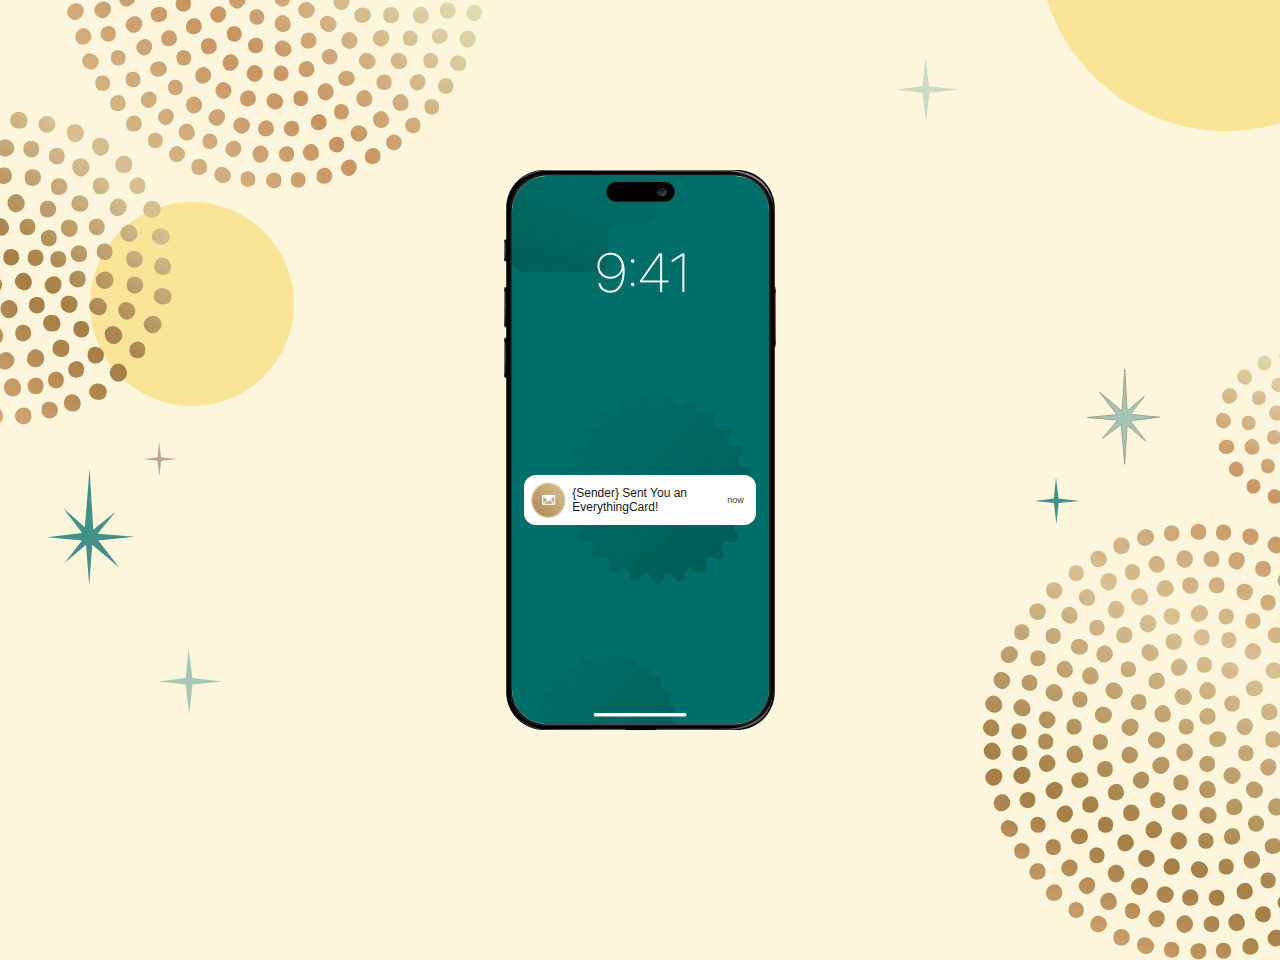
<file: index.html>
<!DOCTYPE html>
<html lang="en">
  <head>
    <meta charset="UTF-8" />
    <meta name="viewport" content="width=device-width, initial-scale=1.0" />
    <title>Everythingcard Animation</title>
    <link rel="stylesheet" href="index.css" />
    <link rel="preconnect" href="https://fonts.googleapis.com" />
    <link rel="preconnect" href="https://fonts.gstatic.com" crossorigin />
    <link
      href="https://fonts.googleapis.com/css2?family=Libre+Baskerville:ital,wght@0,400;0,700;1,400&display=swap"
      rel="stylesheet"
    />
  </head>

  <body>
    <!-- Background elements start  -->
    <!-- top elements -->
    <img
      class="top-circle-elements"
      src="/assets/bgElements/top-circle-elements.png"
      alt="top circle elements"
    />
    <!-- bottom elements -->
    <img
      class="bottom-circle-elements"
      src="/assets/bgElements/bottom-circle-elements.png"
      alt="bottom circle elements"
    />
    <!-- left solid circle -->
    <div class="left-solid-circle"></div>
    <!-- right solid circle -->
    <div class="right-solid-circle"></div>

    <!-- left side big star  -->
    <div class="left-big-start">
      <svg
        width="89"
        height="118"
        viewBox="0 0 89 118"
        fill="none"
        xmlns="http://www.w3.org/2000/svg"
        class="left-big-start-star-scale"
      >
        <path
          opacity=".75"
          d="M38.876 59.37 43.558.844l3.679 60.867 22.407-18.06-18.06 22.073 37.122 3.01-36.453 3.679 20.735 26.754L46.233 76.76l-3.01 40.467-3.195-40.505-21.411 18.377 17.365-22.592L.914 69.303l35.237-4.383-18.883-24.615z"
          fill="#006F69"
        />
      </svg>
    </div>

    <!-- left side small star  -->
    <div class="left-small-start">
      <svg
        width="65"
        height="67"
        viewBox="0 0 65 67"
        fill="none"
        xmlns="http://www.w3.org/2000/svg"
        class="left-small-start-scale"
      >
        <path
          opacity=".35"
          d="M27.694 30.106 30.649.352l3.59 29.754 29.98 3.406-29.77 3.047-3.166 29.755-3.59-29.755L.657 33.623z"
          fill="#006F69"
        />
      </svg>
    </div>

    <!-- left side smallest star -->
    <img
      class="smallest-star"
      src="/assets/bgElements/smallest star.png"
      alt="bottom circle elements"
    />

    <!-- right side big star  -->
    <svg
      width="84"
      height="111"
      viewBox="0 0 84 111"
      fill="none"
      xmlns="http://www.w3.org/2000/svg"
      class="right-big-start"
    >
      <path
        opacity=".35"
        d="m46.015 50.136.053 1.014.772-.66 16.453-14.124-13.373 17.4-.554.72.904.082 28.335 2.588-28.51 3.547-.865.107.53.693L64.635 80.89l-7.074-6.022-10.666-9.078-.762-.648-.06.999-1.369 22.402-.96 15.716-1.422-16.117-2.01-22.79-.08-.894-.718.537-17.849 13.337L36.042 60.76l.605-.737-.95-.078L6.29 57.56l28.786-2.904.898-.09-.553-.714-16.638-21.467 21.578 18.072.757.634.064-.986 1.595-24.86 1.05-16.35 2.187 41.24Z"
        fill="#006F69"
        stroke="#000"
      />
    </svg>

    <!-- right side small star  -->
    <svg
      width="65"
      height="67"
      viewBox="0 0 65 67"
      fill="none"
      xmlns="http://www.w3.org/2000/svg"
      class="right-small-start"
    >
      <path
        opacity="0.2"
        d="M27.5372 30.2157L30.493 0.460938L34.0822 30.2157L64.0624 33.6213L34.2933 36.6685L31.1263 66.4232L27.5372 36.6685L0.5 33.7327L27.5372 30.2157Z"
        fill="#006F69"
      />
    </svg>

    <!-- right side smallest star  -->
    <svg
      width="46"
      height="48"
      viewBox="0 0 46 48"
      fill="none"
      xmlns="http://www.w3.org/2000/svg"
      class="right-smallest-start"
    >
      <path
        opacity=".75"
        d="M19.883 21.522 21.98.406l2.547 21.116 21.276 2.417-21.127 2.163-2.247 21.116-2.547-21.116L.695 24.018z"
        fill="#006F69"
      />
    </svg>

    <!-- Background elements end  -->

    <!-- 1st phone frame animation -->
    <section class="Phone-main-div" style="display: none">
      <img
        class="phone-frame-1"
        src="/assets/images/phone.png"
        alt="Everythingcard mobile frame"
      />

      <!-- phone screen -->
      <div class="phone-screen">
        <!-- screen element and camera -->
        <img
          class="phone-camera"
          src="/assets/images/camera.png"
          alt="camera"
        />
        <img
          class="screen-time"
          src="/assets/images/screen-time.png"
          alt="screen time"
        />
        <img
          class="element-1"
          src="/assets/images/screen-element-1.png"
          alt="screen element"
        />
        <img
          class="element-2"
          src="/assets/images/screen-element-2.png"
          alt="screen element"
        />
        <img
          class="element-3"
          src="/assets/images/screen-element-3.png"
          alt="screen element"
        />
      </div>

      <!-- element with text -->
      <img
        class="element-with-text"
        src="/assets/images/screen-element-with-text.png"
        alt="screen element"
      />

      <!-- confetti -->
      <img
        class="confetti-image"
        src="/assets/images/notification-Confetti.png"
        alt="Confetti for notification"
      />
      <!-- notification div  -->
      <div class="notification-main-div">
        <div>
          <img
            style="width: 35px"
            src="/assets/images/notification-message.png"
            alt="notification message image"
          />
          <p class="notification-msg-text">
            {Sender} Sent You an EverythingCard!
          </p>
        </div>
        <p style="color: #3f3f3f; font-size: 9px; margin-right: 5px">now</p>
      </div>
    </section>

    <!-- card animation -->
    <section class="card-main-div" style="display: none">
      <!-- card top text  -->
      <div class="card-top-sender-text LibreFont">
        <h1>Sender Name</h1>
        <p>has sent you an EverythingCard!</p>
      </div>

      <!-- main-card -->
      <div class="main-card">
        <!-- main inner card -->
        <div class="main-inner-card">
          <!-- inner card 2 -->
          <div class="inner-card-2">
            <img src="/assets/images/inner card 2.png" alt="inner card 2" />
          </div>

          <!-- inner card 1 -->
          <div class="inner-card-1">
            <img
              class="card-element-1"
              src="/assets/images/innercard/element-1.png"
              alt="element 1"
              style="z-index: 5"
            />
            <img
              class="card-element-2"
              src="/assets/images/innercard/element-2.png"
              alt="element 2"
              style="z-index: 6"
            />
            <img
              class="card-element-3"
              src="/assets/images/innercard/element-3.png"
              alt="element 3"
              style="z-index: 4"
            />
            <div class="card-element-4" style="z-index: 3">
              <svg
                width="545"
                height="546"
                viewBox="0 0 545 546"
                fill="none"
                xmlns="http://www.w3.org/2000/svg"
              >
                <g clip-path="url(#clip0_1924_172)">
                  <g clip-path="url(#clip1_1924_172)">
                    <g clip-path="url(#clip2_1924_172)">
                      <path
                        class="changeable"
                        d="M-0.382812 0.5V545.529H544.804V0.5H-0.382812ZM391.241 254.615V400.022H151.915V254.615H129.422V160.146H162.186C162.186 160.146 162.638 115.47 196.376 115.315C196.376 115.315 165.332 85.0189 196.828 58.9279C225.025 35.5584 260.247 69.7295 271.579 87.2206C282.912 69.7295 318.128 35.5584 346.331 58.9279C377.821 85.0189 346.783 115.315 346.783 115.315C380.521 115.47 380.973 160.146 380.973 160.146H413.734V254.615H391.241Z"
                        fill="#306F69"
                      />
                      <path
                        class="changeable"
                        d="M329.795 112.194C348.239 94.1996 347.341 55.9625 306.853 75.7614C266.365 95.5603 284.809 159.88 284.809 159.88C284.809 159.88 311.352 130.189 329.795 112.194Z"
                        fill="#306F69"
                      />
                      <path
                        class="changeable"
                        d="M200.089 128.838C178.497 127.488 181.194 159.879 181.194 159.879H239.673C239.673 159.879 221.681 130.188 200.086 128.838H200.089Z"
                        fill="#306F69"
                      />
                      <path
                        class="changeable"
                        d="M237.426 75.7575C196.939 55.9586 196.041 94.1957 214.484 112.19C232.928 130.185 259.471 159.876 259.471 159.876C259.471 159.876 277.914 95.5564 237.426 75.7575Z"
                        fill="#306F69"
                      />
                      <path
                        class="changeable"
                        d="M344.196 128.838C322.604 130.188 304.609 159.879 304.609 159.879H363.089C363.089 159.879 365.789 127.491 344.196 128.838Z"
                        fill="#306F69"
                      />
                    </g>
                  </g>
                </g>
                <defs>
                  <clipPath id="clip0_1924_172">
                    <rect width="544.3" height="545.3" fill="white" />
                  </clipPath>
                  <clipPath id="clip1_1924_172">
                    <rect width="544.3" height="545.3" fill="white" />
                  </clipPath>
                  <clipPath id="clip2_1924_172">
                    <rect
                      width="544.3"
                      height="544.3"
                      fill="white"
                      transform="translate(0 0.5)"
                    />
                  </clipPath>
                </defs>
              </svg>
            </div>
            <div
              class="card-element-5"
              style="
                z-index: 2;
                width: 485px;
                height: 461px;
                background-color: #306f69;
              "
            >
              <img
                class="card-element-5"
                src="/assets/images/innercard/element-4.png"
                alt="element 5"
                style="z-index: 1"
              />
            </div>
          </div>

          <!-- gift button  -->
          <img
            class="gift-btn"
            src="/assets/images/gift-btn.png"
            alt="inner card 1"
          />
        </div>

        <div class="card-under-part">
          <div></div>
        </div>
        <div class="card-back-part"></div>
        <img
          class="card-stamp"
          src="/assets/images/card-stamp.png"
          alt="card stamp"
        />

        <div class="card-top-after-open">
          <div class="solid"></div>
          <div class="golden-line"></div>
        </div>

        <div class="card-top-part">
          <div class="solid"></div>
          <div class="golden-line"></div>
        </div>

        <div class="card-bottom-part">
          <div class="solid"></div>
          <div class="golden-line"></div>
        </div>
      </div>
    </section>

    <!-- last phone screen  -->
    <div class="phone-2-main-div" style="display: none">
      <section class="phone-2-screen">
        <img
          class="phone-frame-2"
          src="/assets/images/phone-2.png"
          alt="Everythingcard mobile frame"
        />

        <img
          class="phone-frame-2-logo"
          src="/assets/images/everything-card-logo.png"
          alt="Everythingcard logo"
        />

        <div class="blur-layout"></div>

        <p class="phone-2-secreen-text">Amount: 100$</p>
        <div class="all-brand-div">
          <div class="brand-div">
            <div class="div-top"></div>
            <div class="div-bottom"></div>
            <div>
              <img src="./assets/brandlogo/logo (19).png" alt="logo 1" />
              <img src="./assets/brandlogo/logo (2).png" alt="logo 2" />
              <img src="./assets/brandlogo/logo (3).png" alt="logo 3" />
              <img src="./assets/brandlogo/logo (4).png" alt="logo 4" />
              <img src="./assets/brandlogo/logo (5).png" alt="logo 5" />
              <img src="./assets/brandlogo/logo (6).png" alt="logo 6" />
              <img src="./assets/brandlogo/logo (7).png" alt="logo 7" />
              <img src="./assets/brandlogo/logo (8).png" alt="logo 8" />
              <img src="./assets/brandlogo/logo (9).png" alt="logo 9" />
              <img src="./assets/brandlogo/logo (10).png" alt="logo 10" />
              <img src="./assets/brandlogo/logo (11).png" alt="logo 11" />
              <img src="./assets/brandlogo/logo (12).png" alt="logo 12" />
              <img src="./assets/brandlogo/logo (13).png" alt="logo 13" />
              <img src="./assets/brandlogo/logo (14).png" alt="logo 14" />
              <img src="./assets/brandlogo/logo (15).png" alt="logo 15" />
              <img src="./assets/brandlogo/logo (16).png" alt="logo 16" />
              <img src="./assets/brandlogo/logo (17).png" alt="logo 17" />
              <img src="./assets/brandlogo/logo (18).png" alt="logo 18" />
              <img src="./assets/brandlogo/logo (1).png" alt="logo 19" />
              <img src="./assets/brandlogo/logo (14).png" alt="logo 20" />
              <img src="./assets/brandlogo/logo (10).png" alt="logo 10" />
              <img src="./assets/brandlogo/logo (11).png" alt="logo 11" />
              <img src="./assets/brandlogo/logo (12).png" alt="logo 12" />
              <img src="./assets/brandlogo/logo (13).png" alt="logo 13" />
              <img src="./assets/brandlogo/logo (19).png" alt="logo 14" />
              <img src="./assets/brandlogo/logo (15).png" alt="logo 15" />
              <img src="./assets/brandlogo/logo (16).png" alt="logo 16" />
              <img src="./assets/brandlogo/logo (13).png" alt="logo 17" />
              <img src="./assets/brandlogo/logo (8).png" alt="logo 18" />
              <img src="./assets/brandlogo/logo (1).png" alt="logo 19" />
              <img src="./assets/brandlogo/logo (14).png" alt="logo 20" />
              <img src="./assets/brandlogo/logo (4).png" alt="logo 20" />
              <img src="./assets/brandlogo/logo (19).png" alt="logo 1" />
              <img src="./assets/brandlogo/logo (2).png" alt="logo 2" />
              <img src="./assets/brandlogo/logo (3).png" alt="logo 3" />
              <img src="./assets/brandlogo/logo (4).png" alt="logo 4" />
              <img src="./assets/brandlogo/logo (5).png" alt="logo 5" />
              <img src="./assets/brandlogo/logo (6).png" alt="logo 6" />
              <img src="./assets/brandlogo/logo (7).png" alt="logo 7" />
              <img src="./assets/brandlogo/logo (8).png" alt="logo 8" />
              <img src="./assets/brandlogo/logo (9).png" alt="logo 9" />
              <img src="./assets/brandlogo/logo (10).png" alt="logo 10" />
              <img src="./assets/brandlogo/logo (11).png" alt="logo 11" />
              <img src="./assets/brandlogo/logo (12).png" alt="logo 12" />
              <img src="./assets/brandlogo/logo (3).png" alt="logo 3" />
              <img src="./assets/brandlogo/logo (4).png" alt="logo 4" />
              <img src="./assets/brandlogo/logo (5).png" alt="logo 5" />
              <img src="./assets/brandlogo/logo (6).png" alt="logo 6" />
              <img src="./assets/brandlogo/logo (7).png" alt="logo 7" />
              <img src="./assets/brandlogo/logo (8).png" alt="logo 8" />
              <img src="./assets/brandlogo/logo (9).png" alt="logo 9" />
              <img src="./assets/brandlogo/logo (10).png" alt="logo 10" />
              <img src="./assets/brandlogo/logo (11).png" alt="logo 11" />
              <img src="./assets/brandlogo/logo (12).png" alt="logo 12" />
            </div>
          </div>
        </div>
      </section>
      <div class="feedback-card">
        <p class="LibreFont">
          Hope you’ve enjoyed <br />
          the preview!
        </p>
      </div>
      <img
        class="replay-btn"
        src="/assets/images/replay-btn.png"
        alt="replay button"
      />
    </div>

    <script src="index.js"></script>
  </body>
</html>
</file>
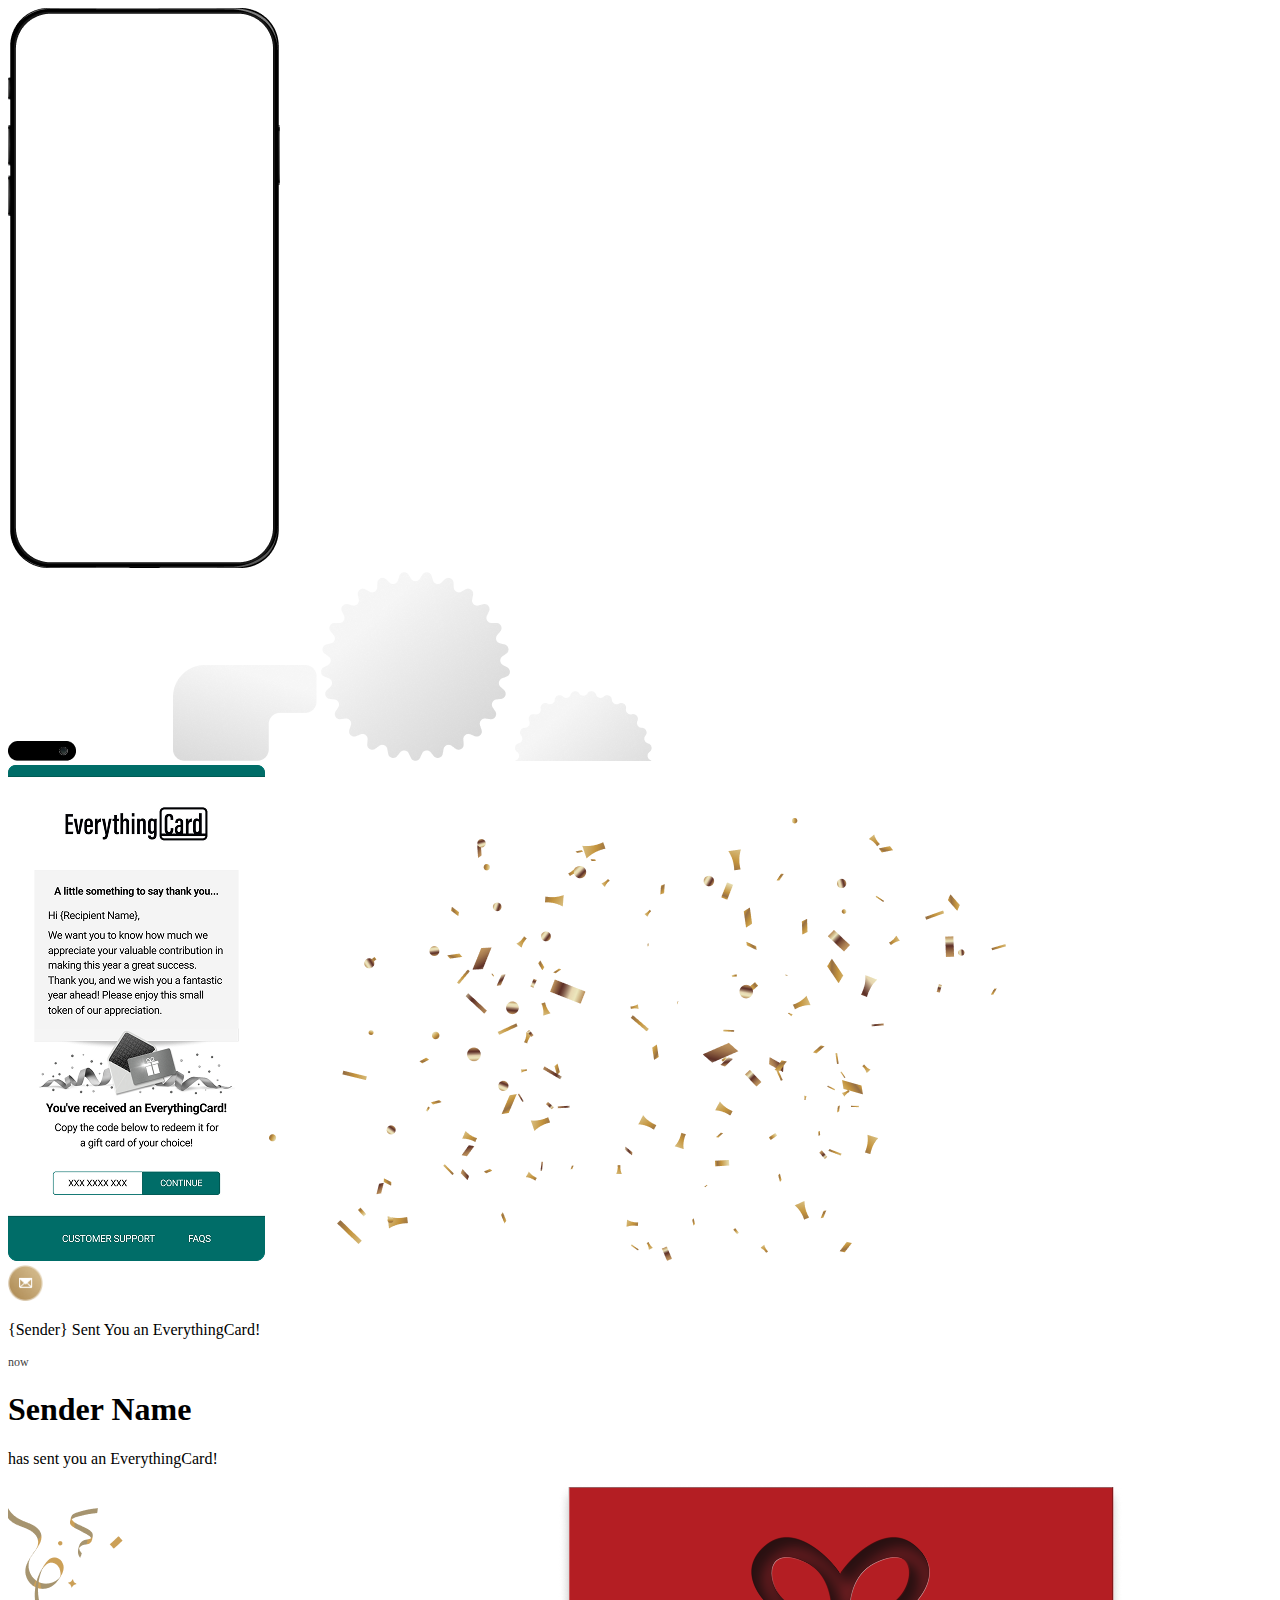
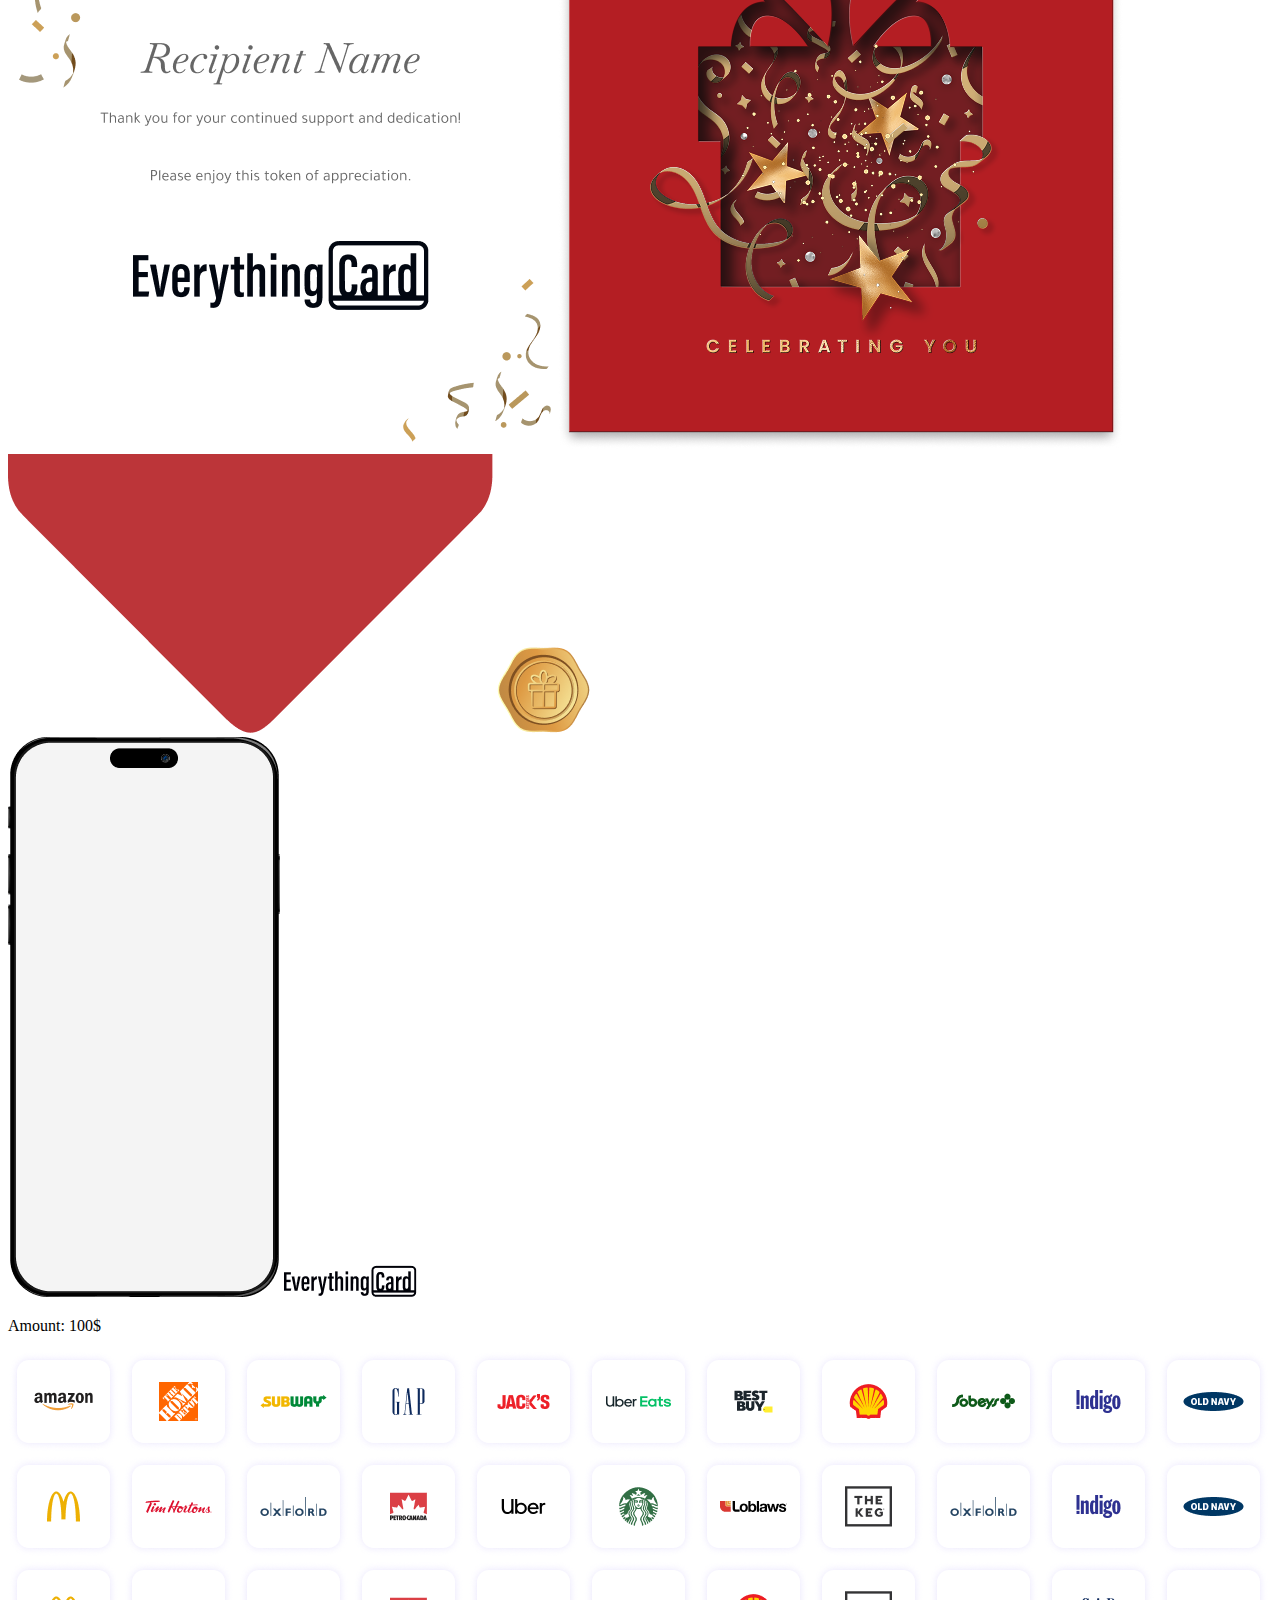
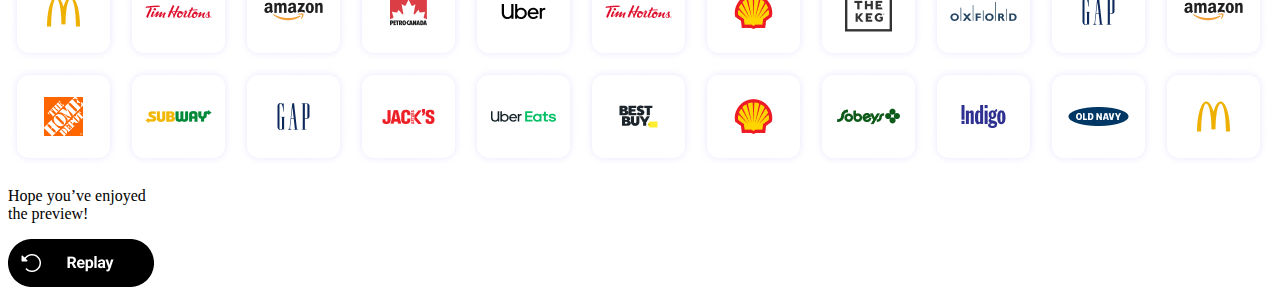
<file: done.html>
<!DOCTYPE html>
<html lang="en">
  <head>
    <meta charset="UTF-8" />
    <meta name="viewport" content="width=device-width, initial-scale=1.0" />
    <title>Document</title>
  </head>
  <body>
    <!-- 1st phone frame animation -->
    <section class="Phone-main-div">
      <img
        class="phone-frame-1"
        src="/assets/images/phone.png"
        alt="Everythingcard mobile frame"
      />

      <!-- phone screen -->
      <div class="phone-screen">
        <!-- screen element and camera -->
        <img
          class="phone-camera"
          src="/assets/images/camera.png"
          alt="camera"
        />
        <img
          class="screen-time"
          src="/assets/images/screen-time.png"
          alt="screen time"
        />
        <img
          class="element-1"
          src="/assets/images/screen-element-1.png"
          alt="screen element"
        />
        <img
          class="element-2"
          src="/assets/images/screen-element-2.png"
          alt="screen element"
        />
        <img
          class="element-3"
          src="/assets/images/screen-element-3.png"
          alt="screen element"
        />
      </div>

      <!-- element with text -->
      <img
        class="element-with-text"
        src="/assets/images/screen-element-with-text.png"
        alt="screen element"
      />

      <!-- confetti -->
      <img
        class="confetti-image"
        src="/assets/images/notification-Confetti.png"
        alt="Confetti for notification"
      />
      <!-- notification div  -->
      <div class="notification-main-div">
        <div>
          <img
            style="width: 35px"
            src="/assets/images/notification-message.png"
            alt="notification message image"
          />
          <p class="notification-msg-text">
            {Sender} Sent You an EverythingCard!
          </p>
        </div>
        <p style="color: #3f3f3f; font-size: 12px">now</p>
      </div>
    </section>

    <!-- card animation -->
    <section class="card-main-div">
      <!-- card top text  -->
      <div class="card-top-sender-text">
        <h1>Sender Name</h1>
        <p>has sent you an EverythingCard!</p>
      </div>

      <!-- main-card -->
      <div class="main-card">
        <!-- main inner card -->
        <div class="main-inner-card">
          <img
            class="inner-card-2"
            src="/assets/images/inner card 2.png"
            alt="inner card 1"
          />
          <img
            class="inner-card-1"
            src="/assets/images/inner card 1.png"
            alt="inner card 1"
          />
        </div>
        <div class="card-under-part">
          <div></div>
        </div>
        <img
          class="card-back-part"
          src="/assets/images/card-back-part.png"
          alt="card back part"
        />
        <img
          class="card-stamp"
          src="/assets/images/card-stamp.png"
          alt="card stamp"
        />

        <div class="card-top-after-open">
          <div class="solid"></div>
          <div class="golden-line"></div>
        </div>

        <div class="card-top-part">
          <div class="solid"></div>
          <div class="golden-line"></div>
        </div>

        <div class="card-bottom-part">
          <div class="solid"></div>
          <div class="golden-line"></div>
        </div>
      </div>
    </section>

    <!-- last phone screen  -->
    <div class="phone-2-main-div">
      <section class="phone-2-screen">
        <img
          class="phone-frame-2"
          src="/assets/images/phone-2.png"
          alt="Everythingcard mobile frame"
        />

        <img
          class="phone-frame-2-logo"
          src="/assets/images/everything-card-logo.png"
          alt="Everythingcard logo"
        />

        <div class="blur-layout"></div>

        <p class="phone-2-secreen-text">Amount: 100$</p>
        <div class="all-brand-div">
          <div class="brand-div">
            <div class="div-top"></div>
            <div class="div-bottom"></div>
            <div>
              <img src="./assets/brandlogo/logo (19).png" alt="logo 1" />
              <img src="./assets/brandlogo/logo (2).png" alt="logo 2" />
              <img src="./assets/brandlogo/logo (3).png" alt="logo 3" />
              <img src="./assets/brandlogo/logo (4).png" alt="logo 4" />
              <img src="./assets/brandlogo/logo (5).png" alt="logo 5" />
              <img src="./assets/brandlogo/logo (6).png" alt="logo 6" />
              <img src="./assets/brandlogo/logo (7).png" alt="logo 7" />
              <img src="./assets/brandlogo/logo (8).png" alt="logo 8" />
              <img src="./assets/brandlogo/logo (9).png" alt="logo 9" />
              <img src="./assets/brandlogo/logo (10).png" alt="logo 10" />
              <img src="./assets/brandlogo/logo (11).png" alt="logo 11" />
              <img src="./assets/brandlogo/logo (12).png" alt="logo 12" />
              <img src="./assets/brandlogo/logo (13).png" alt="logo 13" />
              <img src="./assets/brandlogo/logo (14).png" alt="logo 14" />
              <img src="./assets/brandlogo/logo (15).png" alt="logo 15" />
              <img src="./assets/brandlogo/logo (16).png" alt="logo 16" />
              <img src="./assets/brandlogo/logo (17).png" alt="logo 17" />
              <img src="./assets/brandlogo/logo (18).png" alt="logo 18" />
              <img src="./assets/brandlogo/logo (1).png" alt="logo 19" />
              <img src="./assets/brandlogo/logo (14).png" alt="logo 20" />
              <img src="./assets/brandlogo/logo (10).png" alt="logo 10" />
              <img src="./assets/brandlogo/logo (11).png" alt="logo 11" />
              <img src="./assets/brandlogo/logo (12).png" alt="logo 12" />
              <img src="./assets/brandlogo/logo (13).png" alt="logo 13" />
              <img src="./assets/brandlogo/logo (19).png" alt="logo 14" />
              <img src="./assets/brandlogo/logo (15).png" alt="logo 15" />
              <img src="./assets/brandlogo/logo (16).png" alt="logo 16" />
              <img src="./assets/brandlogo/logo (13).png" alt="logo 17" />
              <img src="./assets/brandlogo/logo (8).png" alt="logo 18" />
              <img src="./assets/brandlogo/logo (1).png" alt="logo 19" />
              <img src="./assets/brandlogo/logo (14).png" alt="logo 20" />
              <img src="./assets/brandlogo/logo (4).png" alt="logo 20" />
              <img src="./assets/brandlogo/logo (19).png" alt="logo 1" />
              <img src="./assets/brandlogo/logo (2).png" alt="logo 2" />
              <img src="./assets/brandlogo/logo (3).png" alt="logo 3" />
              <img src="./assets/brandlogo/logo (4).png" alt="logo 4" />
              <img src="./assets/brandlogo/logo (5).png" alt="logo 5" />
              <img src="./assets/brandlogo/logo (6).png" alt="logo 6" />
              <img src="./assets/brandlogo/logo (7).png" alt="logo 7" />
              <img src="./assets/brandlogo/logo (8).png" alt="logo 8" />
              <img src="./assets/brandlogo/logo (9).png" alt="logo 9" />
              <img src="./assets/brandlogo/logo (10).png" alt="logo 10" />
              <img src="./assets/brandlogo/logo (11).png" alt="logo 11" />
              <img src="./assets/brandlogo/logo (12).png" alt="logo 12" />
            </div>
          </div>
        </div>
      </section>
      <div class="feedback-card">
        <p>
          Hope you’ve enjoyed <br />
          the preview!
        </p>
      </div>
      <img
        class="replay-btn"
        src="/assets/images/replay-btn.png"
        alt="replay button"
      />
    </div>
  </body>
</html>
</file>
<file: index.css>
body {
  font-family: "Roboto", sans-serif;
  background: #fdf6dc;
  display: flex;
  justify-content: center;
  align-items: center;
  min-height: 100vh;
  width: 100vw;
  margin: 0;
  overflow: hidden;
}

.LibreFont {
  font-family: "Libre Baskerville", serif;
}

/* ///////////////////////////// 1nd ///////////////////////////// */

/* Phone animation */
.Phone-main-div {
  position: relative;
  display: flex;
  justify-content: center;
  align-items: center;
}

.phone-screen {
  width: 257px;
  height: 548px;
  background: #006f69;
  position: absolute;
  top: 6px;
  right: 7px;
  border-radius: 34px;
  z-index: -1;
}

.phone-camera {
  position: absolute;
  top: 6px;
  left: 50%;
  transform: translate(-50%);
}

.screen-time {
  position: absolute;
  top: 76px;
  left: 50%;
  transform: translate(-50%);
}

.element-1 {
  position: absolute;
  top: 0;
  left: 0;
}

.element-2 {
  position: absolute;
  left: 20%;
  top: 40%;
}

.element-3 {
  position: absolute;
  bottom: 0;
  left: 10%;
}

.element-with-text {
  position: absolute;
  top: 33px;
  opacity: 0;
}

.element-with-text-animation {
  opacity: 0;
  transform: scale(1);
  animation: element-text-animation 4.5s ease-in-out forwards,
    element-text-animation-end 1s ease-in-out 5.5s forwards;
}

.notification-main-div {
  height: 50px;
  padding: 0 7px;
  z-index: 10;
  width: 80%;
  background: white;
  border-radius: 12px;
  position: absolute;
  display: flex;
  align-items: center;
  justify-content: space-between;
  transform: translateY(100%);
  animation: notification-slide-up 0.8s ease-in-out forwards,
    notification-scale-effect 1s ease-in-out 1s forwards,
    notification-opacity-down 2s ease-in-out 2s forwards;
}

.notification-main-div div {
  display: flex;
  align-items: center;
  gap: 6px;
}

.notification-msg-text {
  color: #181818;
  font-size: 12px;
}

.confetti-image {
  position: absolute;
  width: 200px;
  opacity: 0;
  transform: scale(1);
  animation: confetti-effect 1.8s ease-in-out 1s forwards,
    confetti-opacity-down 0.4s ease-in 3s forwards;
}

@keyframes notification-slide-up {
  0% {
    opacity: 0;
    transform: translateY(100%);
  }

  100% {
    opacity: 1;
    transform: translateY(0);
  }
}

@keyframes notification-scale-effect {
  0% {
    transform: scale(1);
  }

  100% {
    transform: scale(2);
  }
}

@keyframes confetti-effect {
  0% {
    opacity: 0;
    transform: scale(1);
  }

  100% {
    opacity: 1;
    transform: scale(3.5);
  }
}

@keyframes notification-opacity-down {
  0% {
    opacity: 1;
    transform: scale(2);
  }

  70% {
    opacity: 1;
    transform: scale(2);
  }

  100% {
    opacity: 0;
    transform: scale(1.5);
  }
}

@keyframes confetti-opacity-down {
  0% {
    opacity: 1;
    transform: scale(3.5);
  }

  100% {
    opacity: 0;
    transform: scale(3.5);
  }
}

@keyframes element-text-animation {
  0% {
    opacity: 0;
    transform: scale(1);
  }

  40% {
    opacity: 1;
    transform: scale(1);
  }

  70% {
    opacity: 1;
    transform: scale(2.3) translateY(5%);
  }

  100% {
    opacity: 1;
    transform: scale(2.3) translateY(-20%);
  }
}

@keyframes element-text-animation {
  0% {
    opacity: 0;
    transform: scale(1);
  }

  40% {
    opacity: 1;
    transform: scale(1);
  }

  70% {
    opacity: 1;
    transform: scale(2.3) translateY(5%);
  }

  100% {
    opacity: 1;
    transform: scale(2.3) translateY(-20%);
  }
}

@keyframes element-text-animation-end {
  0% {
    opacity: 1;
    transform: scale(2.3) translateY(-20%);
  }

  100% {
    opacity: 1;
    transform: scale(1.2) translateY(-150%);
  }
}

/* ///////////////////////////// 2nd ///////////////////////////// */

/* card animation */
.card-main-div {
  display: flex;
  flex-direction: column;
  justify-content: center;
  align-items: center;
  position: relative;
}

.card-top-sender-text {
  margin-bottom: 80px;
  animation: textDivReveal 1s ease-in-out forwards,
    textDivRemove 1s ease-out 3.3s forwards;
}

.card-top-sender-text h1 {
  color: #553e2e;
  font-size: 42px;
  font-weight: bold;
  text-align: center;
  margin: 0;
  display: block;
  animation: textReveal 1.3s ease-out forwards,
    textRemove 1s ease-out 3.3s forwards;
}

.card-top-sender-text h1::after {
  content: ">";
}

.card-top-sender-text h1::before {
  content: "<";
}

.card-top-sender-text p {
  color: #553e2e;
  font-size: 32px;
  font-weight: bold;
  text-align: center;
  margin: 0;
  display: block;
  animation: textReveal 1.4s ease-in-out forwards,
    textRemove 1s ease-out 3.3s forwards;
}

.main-card {
  position: relative;
  width: 485px;
  height: 481px;
  transform: translateY(200%);
  scale: 0.7;
  animation: card-slide-up 1.1s ease-in-out forwards,
    main-card-go-out 1.8s ease-in-out 4.4s forwards;
}

.card-stamp {
  position: absolute;
  top: 50%;
  left: 50%;
  transform: translate(-50%, -45%);
  z-index: 4;
  animation: cardStamp 1s ease-in-out forwards;
  animation-delay: 2s;
  opacity: 1;
}

.card-top-part {
  position: absolute;
  top: 0px;
  width: 485px;
  height: 279px;
  z-index: 3;
  animation: card-1st-half 0.5s ease-in-out forwards;
  animation-delay: 4s;
}

.card-top-part .solid {
  position: absolute;
  top: 0;
  left: 0;
  width: 100%;
  height: 100%;
  background: #006f69;
  clip-path: polygon(
    99.868% 0%,
    99.868% 8.011%,
    99.868% 8.011%,
    99.836% 9.385%,
    99.768% 10.719%,
    99.663% 12.013%,
    99.52% 13.267%,
    99.338% 14.482%,
    99.115% 15.656%,
    98.851% 16.791%,
    98.544% 17.887%,
    98.194% 18.943%,
    97.798% 19.961%,
    97.798% 19.961%,
    97.659% 20.3%,
    97.383% 20.856%,
    96.681% 22.137%,
    95.261% 24.651%,
    92.833% 28.906%,
    89.106% 35.411%,
    83.79% 44.675%,
    76.593% 57.204%,
    67.226% 73.509%,
    55.398% 94.097%,
    55.398% 94.097%,
    54.263% 95.999%,
    53.213% 97.558%,
    52.22% 98.744%,
    51.254% 99.526%,
    50.289% 99.876%,
    49.295% 99.764%,
    48.244% 99.159%,
    47.109% 98.033%,
    45.86% 96.355%,
    44.47% 94.097%,
    44.47% 94.097%,
    32.629% 73.487%,
    23.254% 57.166%,
    16.053% 44.627%,
    10.735% 35.359%,
    7.009% 28.854%,
    4.584% 24.603%,
    3.169% 22.097%,
    2.472% 20.828%,
    2.203% 20.285%,
    2.07% 19.961%,
    2.07% 19.961%,
    1.69% 18.987%,
    1.349% 17.968%,
    1.046% 16.901%,
    0.782% 15.785%,
    0.556% 14.62%,
    0.368% 13.404%,
    0.219% 12.136%,
    0.107% 10.816%,
    0.035% 9.441%,
    0% 8.011%,
    0% 0%,
    99.868% 0%
  );
}

.card-top-part .golden-line {
  position: absolute;
  top: 10px;
  left: 0;
  width: 100%;
  height: 100%;
  background: #cca057;
  clip-path: polygon(
    99.868% 0.142%,
    99.868% 3.902%,
    99.868% 3.902%,
    99.837% 5.568%,
    99.743% 7.204%,
    99.59% 8.799%,
    99.38% 10.344%,
    99.114% 11.829%,
    98.794% 13.243%,
    98.422% 14.578%,
    98.001% 15.822%,
    97.533% 16.966%,
    97.019% 18%,
    59.682% 85.906%,
    59.456% 86.319%,
    58.649% 87.785%,
    58.423% 88.199%,
    53.882% 96.455%,
    53.882% 96.455%,
    53.151% 97.615%,
    52.381% 98.517%,
    51.581% 99.162%,
    50.763% 99.548%,
    49.934% 99.677%,
    49.106% 99.548%,
    48.287% 99.162%,
    47.487% 98.517%,
    46.717% 97.615%,
    45.986% 96.455%,
    41.445% 88.199%,
    41.219% 87.785%,
    40.412% 86.319%,
    40.186% 85.906%,
    2.849% 18%,
    2.849% 18%,
    2.335% 16.966%,
    1.867% 15.822%,
    1.446% 14.578%,
    1.074% 13.243%,
    0.754% 11.829%,
    0.488% 10.344%,
    0.278% 8.799%,
    0.125% 7.204%,
    0.032% 5.568%,
    0% 3.902%,
    0% 0.142%,
    0% 0.142%,
    0.032% 1.809%,
    0.125% 3.445%,
    0.278% 5.04%,
    0.488% 6.585%,
    0.754% 8.07%,
    1.074% 9.484%,
    1.446% 10.818%,
    1.867% 12.062%,
    2.335% 13.206%,
    2.849% 14.24%,
    41.219% 84.026%,
    41.445% 84.439%,
    42.252% 85.906%,
    42.478% 86.319%,
    45.986% 92.695%,
    45.986% 92.695%,
    46.717% 93.855%,
    47.487% 94.758%,
    48.287% 95.402%,
    49.106% 95.789%,
    49.934% 95.918%,
    50.763% 95.789%,
    51.581% 95.402%,
    52.381% 94.758%,
    53.151% 93.855%,
    53.882% 92.695%,
    57.39% 86.319%,
    57.616% 85.906%,
    58.423% 84.439%,
    58.649% 84.026%,
    97.019% 14.24%,
    97.019% 14.24%,
    97.533% 13.206%,
    98.001% 12.062%,
    98.422% 10.818%,
    98.794% 9.484%,
    99.114% 8.07%,
    99.38% 6.585%,
    99.59% 5.04%,
    99.743% 3.445%,
    99.837% 1.809%,
    99.868% 0.142%
  );
}

.card-top-after-open {
  position: absolute;
  width: 485px;
  height: 0;
  top: 0px;
  z-index: 1;
  animation: card-2nd-half 0.5s ease-in-out forwards;
  animation-delay: 4.3s;
}

.card-top-after-open .solid {
  position: absolute;
  top: 0;
  left: 0;
  width: 100%;
  height: 100%;
  background: #006f69;
  clip-path: polygon(
    99.662% 87.671%,
    99.561% 86.787%,
    99.441% 85.929%,
    99.303% 85.095%,
    99.146% 84.285%,
    98.971% 83.499%,
    98.778% 82.737%,
    98.566% 81.999%,
    98.335% 81.283%,
    98.086% 80.59%,
    97.818% 79.92%,
    97.677% 79.576%,
    97.398% 79.014%,
    96.692% 77.727%,
    95.269% 75.207%,
    92.838% 70.947%,
    89.11% 64.44%,
    83.794% 55.177%,
    76.6% 42.652%,
    67.239% 26.356%,
    55.419% 5.783%,
    54.942% 4.941%,
    54.476% 4.116%,
    54.01% 3.324%,
    53.535% 2.582%,
    53.041% 1.907%,
    52.519% 1.318%,
    51.959% 0.83%,
    51.351% 0.46%,
    50.686% 0.226%,
    49.954% 0.146%,
    49.223% 0.228%,
    48.56% 0.46%,
    47.954% 0.827%,
    47.396% 1.312%,
    46.875% 1.898%,
    46.383% 2.57%,
    45.908% 3.311%,
    45.441% 4.105%,
    44.971% 4.934%,
    44.49% 5.784%,
    32.7% 26.306%,
    23.354% 42.576%,
    16.164% 55.096%,
    10.844% 64.368%,
    7.106% 70.894%,
    4.662% 75.177%,
    3.226% 77.719%,
    2.51% 79.022%,
    2.227% 79.588%,
    2.09% 79.92%,
    1.846% 80.529%,
    1.617% 81.158%,
    1.403% 81.808%,
    1.203% 82.48%,
    1.019% 83.173%,
    0.85% 83.887%,
    0.696% 84.624%,
    0.558% 85.383%,
    0.435% 86.165%,
    0.328% 86.969%,
    0.324% 87.001%,
    0.32% 87.032%,
    0.316% 87.063%,
    0.312% 87.095%,
    0.309% 87.127%,
    0.305% 87.158%,
    0.302% 87.19%,
    0.298% 87.221%,
    0.294% 87.253%,
    0.291% 87.285%,
    0.287% 87.315%,
    0.284% 87.346%,
    0.28% 87.376%,
    0.277% 87.407%,
    0.273% 87.437%,
    0.269% 87.468%,
    0.266% 87.499%,
    0.263% 87.529%,
    0.259% 87.56%,
    0.256% 87.591%,
    0.212% 88.007%,
    0.173% 88.426%,
    0.138% 88.848%,
    0.107% 89.272%,
    0.081% 89.7%,
    0.06% 90.129%,
    0.043% 90.561%,
    0.031% 90.996%,
    0.023% 91.432%,
    0.021% 91.87%,
    0.021% 99.88%,
    99.887% 99.88%,
    99.887% 91.87%,
    99.885% 91.44%,
    99.878% 91.012%,
    99.866% 90.587%,
    99.85% 90.163%,
    99.83% 89.741%,
    99.805% 89.322%,
    99.775% 88.905%,
    99.742% 88.491%,
    99.704% 88.08%,
    99.662% 87.671%
  );
}

.card-top-after-open .golden-line {
  position: absolute;
  top: -10px;
  left: 0;
  width: 100%;
  height: 100%;
  background: #cca057;
  clip-path: polygon(
    99.931% 95.999%,
    99.931% 99.729%,
    99.931% 99.729%,
    99.929% 99.28%,
    99.921% 98.833%,
    99.91% 98.388%,
    99.893% 97.946%,
    99.872% 97.505%,
    99.847% 97.067%,
    99.818% 96.632%,
    99.784% 96.199%,
    99.746% 95.769%,
    99.704% 95.343%,
    99.704% 95.343%,
    99.603% 94.419%,
    99.483% 93.522%,
    99.345% 92.65%,
    99.189% 91.804%,
    99.014% 90.984%,
    98.82% 90.187%,
    98.608% 89.416%,
    98.378% 88.668%,
    98.129% 87.943%,
    97.861% 87.242%,
    97.861% 87.242%,
    97.719% 86.883%,
    97.441% 86.296%,
    96.735% 84.951%,
    95.312% 82.319%,
    92.881% 77.867%,
    89.153% 71.068%,
    83.836% 61.389%,
    76.643% 48.3%,
    67.281% 31.272%,
    55.461% 9.774%,
    55.461% 9.774%,
    54.984% 8.894%,
    54.518% 8.032%,
    54.052% 7.204%,
    53.577% 6.429%,
    53.083% 5.724%,
    52.561% 5.108%,
    52.001% 4.598%,
    51.393% 4.212%,
    50.729% 3.967%,
    49.997% 3.883%,
    49.997% 3.883%,
    49.266% 3.969%,
    48.602% 4.213%,
    47.996% 4.596%,
    47.438% 5.103%,
    46.918% 5.716%,
    46.425% 6.418%,
    45.95% 7.193%,
    45.483% 8.022%,
    45.014% 8.889%,
    44.533% 9.778%,
    44.533% 9.778%,
    32.743% 31.221%,
    23.397% 48.222%,
    16.207% 61.304%,
    10.887% 70.992%,
    7.148% 77.812%,
    4.705% 82.287%,
    3.269% 84.943%,
    2.553% 86.304%,
    2.27% 86.895%,
    2.133% 87.242%,
    2.133% 87.242%,
    1.889% 87.878%,
    1.66% 88.536%,
    1.446% 89.216%,
    1.246% 89.918%,
    1.062% 90.642%,
    0.893% 91.389%,
    0.739% 92.158%,
    0.6% 92.951%,
    0.477% 93.768%,
    0.37% 94.609%,
    0.37% 94.609%,
    0.366% 94.642%,
    0.363% 94.675%,
    0.359% 94.708%,
    0.355% 94.741%,
    0.351% 94.774%,
    0.348% 94.807%,
    0.344% 94.84%,
    0.34% 94.873%,
    0.337% 94.906%,
    0.333% 94.939%,
    0.333% 94.939%,
    0.33% 94.971%,
    0.327% 95.003%,
    0.323% 95.036%,
    0.32% 95.068%,
    0.316% 95.1%,
    0.313% 95.132%,
    0.309% 95.164%,
    0.305% 95.196%,
    0.302% 95.228%,
    0.298% 95.261%,
    0.298% 95.261%,
    0.254% 95.695%,
    0.215% 96.132%,
    0.18% 96.573%,
    0.149% 97.016%,
    0.123% 97.462%,
    0.102% 97.911%,
    0.085% 98.362%,
    0.073% 98.816%,
    0.065% 99.271%,
    0.063% 99.729%,
    0.063% 95.999%,
    0.063% 95.999%,
    0.065% 95.541%,
    0.073% 95.085%,
    0.085% 94.631%,
    0.102% 94.18%,
    0.123% 93.73%,
    0.149% 93.284%,
    0.18% 92.84%,
    0.215% 92.399%,
    0.254% 91.961%,
    0.298% 91.527%,
    0.298% 91.527%,
    0.302% 91.494%,
    0.305% 91.462%,
    0.309% 91.43%,
    0.313% 91.398%,
    0.316% 91.366%,
    0.32% 91.334%,
    0.323% 91.303%,
    0.327% 91.271%,
    0.33% 91.24%,
    0.333% 91.208%,
    0.333% 91.208%,
    0.337% 91.175%,
    0.34% 91.141%,
    0.344% 91.108%,
    0.348% 91.075%,
    0.351% 91.042%,
    0.355% 91.009%,
    0.359% 90.977%,
    0.363% 90.944%,
    0.366% 90.911%,
    0.37% 90.879%,
    0.37% 90.879%,
    0.477% 90.038%,
    0.6% 89.221%,
    0.739% 88.428%,
    0.893% 87.658%,
    1.062% 86.911%,
    1.246% 86.187%,
    1.446% 85.486%,
    1.66% 84.806%,
    1.889% 84.148%,
    2.133% 83.512%,
    2.133% 83.512%,
    2.27% 83.165%,
    2.553% 82.573%,
    3.269% 81.212%,
    4.705% 78.555%,
    7.148% 74.08%,
    10.887% 67.26%,
    16.207% 57.571%,
    23.397% 44.488%,
    32.743% 27.487%,
    44.533% 6.044%,
    44.533% 6.044%,
    45.014% 5.155%,
    45.483% 4.288%,
    45.95% 3.459%,
    46.425% 2.685%,
    46.918% 1.983%,
    47.438% 1.37%,
    47.996% 0.864%,
    48.602% 0.48%,
    49.266% 0.238%,
    49.997% 0.152%,
    49.997% 0.152%,
    50.729% 0.237%,
    51.393% 0.481%,
    52.001% 0.867%,
    52.561% 1.378%,
    53.083% 1.994%,
    53.577% 2.699%,
    54.052% 3.474%,
    54.518% 4.301%,
    54.984% 5.164%,
    55.461% 6.044%,
    55.461% 6.044%,
    67.281% 27.541%,
    76.643% 44.568%,
    83.836% 57.657%,
    89.153% 67.336%,
    92.881% 74.136%,
    95.312% 78.587%,
    96.735% 81.22%,
    97.441% 82.565%,
    97.719% 83.152%,
    97.861% 83.512%,
    97.861% 83.512%,
    98.129% 84.212%,
    98.378% 84.936%,
    98.608% 85.684%,
    98.82% 86.455%,
    99.014% 87.252%,
    99.189% 88.073%,
    99.345% 88.919%,
    99.483% 89.791%,
    99.603% 90.689%,
    99.704% 91.613%,
    99.704% 91.613%,
    99.746% 92.039%,
    99.784% 92.469%,
    99.818% 92.901%,
    99.847% 93.337%,
    99.872% 93.775%,
    99.893% 94.215%,
    99.91% 94.658%,
    99.921% 95.103%,
    99.929% 95.55%,
    99.931% 95.999%
  );
}

.card-bottom-part {
  position: absolute;
  bottom: 0;
  width: 485px;
  height: 279px;
  z-index: 2;
}

.card-bottom-part .solid {
  position: absolute;
  top: 0;
  left: 0;
  width: 100%;
  height: 100%;
  background: #006f69;
  clip-path: polygon(
    99.662% 87.671%,
    99.561% 86.787%,
    99.441% 85.929%,
    99.303% 85.095%,
    99.146% 84.285%,
    98.971% 83.499%,
    98.778% 82.737%,
    98.566% 81.999%,
    98.335% 81.283%,
    98.086% 80.59%,
    97.818% 79.92%,
    97.677% 79.576%,
    97.398% 79.014%,
    96.692% 77.727%,
    95.269% 75.207%,
    92.838% 70.947%,
    89.11% 64.44%,
    83.794% 55.177%,
    76.6% 42.652%,
    67.239% 26.356%,
    55.419% 5.783%,
    54.942% 4.941%,
    54.476% 4.116%,
    54.01% 3.324%,
    53.535% 2.582%,
    53.041% 1.907%,
    52.519% 1.318%,
    51.959% 0.83%,
    51.351% 0.46%,
    50.686% 0.226%,
    49.954% 0.146%,
    49.223% 0.228%,
    48.56% 0.46%,
    47.954% 0.827%,
    47.396% 1.312%,
    46.875% 1.898%,
    46.383% 2.57%,
    45.908% 3.311%,
    45.441% 4.105%,
    44.971% 4.934%,
    44.49% 5.784%,
    32.7% 26.306%,
    23.354% 42.576%,
    16.164% 55.096%,
    10.844% 64.368%,
    7.106% 70.894%,
    4.662% 75.177%,
    3.226% 77.719%,
    2.51% 79.022%,
    2.227% 79.588%,
    2.09% 79.92%,
    1.846% 80.529%,
    1.617% 81.158%,
    1.403% 81.808%,
    1.203% 82.48%,
    1.019% 83.173%,
    0.85% 83.887%,
    0.696% 84.624%,
    0.558% 85.383%,
    0.435% 86.165%,
    0.328% 86.969%,
    0.324% 87.001%,
    0.32% 87.032%,
    0.316% 87.063%,
    0.312% 87.095%,
    0.309% 87.127%,
    0.305% 87.158%,
    0.302% 87.19%,
    0.298% 87.221%,
    0.294% 87.253%,
    0.291% 87.285%,
    0.287% 87.315%,
    0.284% 87.346%,
    0.28% 87.376%,
    0.277% 87.407%,
    0.273% 87.437%,
    0.269% 87.468%,
    0.266% 87.499%,
    0.263% 87.529%,
    0.259% 87.56%,
    0.256% 87.591%,
    0.212% 88.007%,
    0.173% 88.426%,
    0.138% 88.848%,
    0.107% 89.272%,
    0.081% 89.7%,
    0.06% 90.129%,
    0.043% 90.561%,
    0.031% 90.996%,
    0.023% 91.432%,
    0.021% 91.87%,
    0.021% 99.88%,
    99.887% 99.88%,
    99.887% 91.87%,
    99.885% 91.44%,
    99.878% 91.012%,
    99.866% 90.587%,
    99.85% 90.163%,
    99.83% 89.741%,
    99.805% 89.322%,
    99.775% 88.905%,
    99.742% 88.491%,
    99.704% 88.08%,
    99.662% 87.671%
  );
}

.card-bottom-part .golden-line {
  position: absolute;
  top: -10px;
  left: 0;
  width: 100%;
  height: 100%;
  background: #cca057;
  clip-path: polygon(
    99.931% 95.999%,
    99.931% 99.729%,
    99.931% 99.729%,
    99.929% 99.28%,
    99.921% 98.833%,
    99.91% 98.388%,
    99.893% 97.946%,
    99.872% 97.505%,
    99.847% 97.067%,
    99.818% 96.632%,
    99.784% 96.199%,
    99.746% 95.769%,
    99.704% 95.343%,
    99.704% 95.343%,
    99.603% 94.419%,
    99.483% 93.522%,
    99.345% 92.65%,
    99.189% 91.804%,
    99.014% 90.984%,
    98.82% 90.187%,
    98.608% 89.416%,
    98.378% 88.668%,
    98.129% 87.943%,
    97.861% 87.242%,
    97.861% 87.242%,
    97.719% 86.883%,
    97.441% 86.296%,
    96.735% 84.951%,
    95.312% 82.319%,
    92.881% 77.867%,
    89.153% 71.068%,
    83.836% 61.389%,
    76.643% 48.3%,
    67.281% 31.272%,
    55.461% 9.774%,
    55.461% 9.774%,
    54.984% 8.894%,
    54.518% 8.032%,
    54.052% 7.204%,
    53.577% 6.429%,
    53.083% 5.724%,
    52.561% 5.108%,
    52.001% 4.598%,
    51.393% 4.212%,
    50.729% 3.967%,
    49.997% 3.883%,
    49.997% 3.883%,
    49.266% 3.969%,
    48.602% 4.213%,
    47.996% 4.596%,
    47.438% 5.103%,
    46.918% 5.716%,
    46.425% 6.418%,
    45.95% 7.193%,
    45.483% 8.022%,
    45.014% 8.889%,
    44.533% 9.778%,
    44.533% 9.778%,
    32.743% 31.221%,
    23.397% 48.222%,
    16.207% 61.304%,
    10.887% 70.992%,
    7.148% 77.812%,
    4.705% 82.287%,
    3.269% 84.943%,
    2.553% 86.304%,
    2.27% 86.895%,
    2.133% 87.242%,
    2.133% 87.242%,
    1.889% 87.878%,
    1.66% 88.536%,
    1.446% 89.216%,
    1.246% 89.918%,
    1.062% 90.642%,
    0.893% 91.389%,
    0.739% 92.158%,
    0.6% 92.951%,
    0.477% 93.768%,
    0.37% 94.609%,
    0.37% 94.609%,
    0.366% 94.642%,
    0.363% 94.675%,
    0.359% 94.708%,
    0.355% 94.741%,
    0.351% 94.774%,
    0.348% 94.807%,
    0.344% 94.84%,
    0.34% 94.873%,
    0.337% 94.906%,
    0.333% 94.939%,
    0.333% 94.939%,
    0.33% 94.971%,
    0.327% 95.003%,
    0.323% 95.036%,
    0.32% 95.068%,
    0.316% 95.1%,
    0.313% 95.132%,
    0.309% 95.164%,
    0.305% 95.196%,
    0.302% 95.228%,
    0.298% 95.261%,
    0.298% 95.261%,
    0.254% 95.695%,
    0.215% 96.132%,
    0.18% 96.573%,
    0.149% 97.016%,
    0.123% 97.462%,
    0.102% 97.911%,
    0.085% 98.362%,
    0.073% 98.816%,
    0.065% 99.271%,
    0.063% 99.729%,
    0.063% 95.999%,
    0.063% 95.999%,
    0.065% 95.541%,
    0.073% 95.085%,
    0.085% 94.631%,
    0.102% 94.18%,
    0.123% 93.73%,
    0.149% 93.284%,
    0.18% 92.84%,
    0.215% 92.399%,
    0.254% 91.961%,
    0.298% 91.527%,
    0.298% 91.527%,
    0.302% 91.494%,
    0.305% 91.462%,
    0.309% 91.43%,
    0.313% 91.398%,
    0.316% 91.366%,
    0.32% 91.334%,
    0.323% 91.303%,
    0.327% 91.271%,
    0.33% 91.24%,
    0.333% 91.208%,
    0.333% 91.208%,
    0.337% 91.175%,
    0.34% 91.141%,
    0.344% 91.108%,
    0.348% 91.075%,
    0.351% 91.042%,
    0.355% 91.009%,
    0.359% 90.977%,
    0.363% 90.944%,
    0.366% 90.911%,
    0.37% 90.879%,
    0.37% 90.879%,
    0.477% 90.038%,
    0.6% 89.221%,
    0.739% 88.428%,
    0.893% 87.658%,
    1.062% 86.911%,
    1.246% 86.187%,
    1.446% 85.486%,
    1.66% 84.806%,
    1.889% 84.148%,
    2.133% 83.512%,
    2.133% 83.512%,
    2.27% 83.165%,
    2.553% 82.573%,
    3.269% 81.212%,
    4.705% 78.555%,
    7.148% 74.08%,
    10.887% 67.26%,
    16.207% 57.571%,
    23.397% 44.488%,
    32.743% 27.487%,
    44.533% 6.044%,
    44.533% 6.044%,
    45.014% 5.155%,
    45.483% 4.288%,
    45.95% 3.459%,
    46.425% 2.685%,
    46.918% 1.983%,
    47.438% 1.37%,
    47.996% 0.864%,
    48.602% 0.48%,
    49.266% 0.238%,
    49.997% 0.152%,
    49.997% 0.152%,
    50.729% 0.237%,
    51.393% 0.481%,
    52.001% 0.867%,
    52.561% 1.378%,
    53.083% 1.994%,
    53.577% 2.699%,
    54.052% 3.474%,
    54.518% 4.301%,
    54.984% 5.164%,
    55.461% 6.044%,
    55.461% 6.044%,
    67.281% 27.541%,
    76.643% 44.568%,
    83.836% 57.657%,
    89.153% 67.336%,
    92.881% 74.136%,
    95.312% 78.587%,
    96.735% 81.22%,
    97.441% 82.565%,
    97.719% 83.152%,
    97.861% 83.512%,
    97.861% 83.512%,
    98.129% 84.212%,
    98.378% 84.936%,
    98.608% 85.684%,
    98.82% 86.455%,
    99.014% 87.252%,
    99.189% 88.073%,
    99.345% 88.919%,
    99.483% 89.791%,
    99.603% 90.689%,
    99.704% 91.613%,
    99.704% 91.613%,
    99.746% 92.039%,
    99.784% 92.469%,
    99.818% 92.901%,
    99.847% 93.337%,
    99.872% 93.775%,
    99.893% 94.215%,
    99.91% 94.658%,
    99.921% 95.103%,
    99.929% 95.55%,
    99.931% 95.999%
  );
}

.card-under-part {
  position: absolute;
  bottom: 0;
  left: 0;
  width: 485px;
  height: 461px;
  z-index: 2;
}

.card-under-part div {
  position: absolute;
  top: 0;
  left: 0;
  width: 100%;
  height: 100%;
  background: #006f69;
  clip-path: path(
    "M484.36 0V460.8H0V0C0.25 13.56 3.58997 24.5 10.04 33.34C12.65 36.92 2.76001 26.98 215.68 240.18C239.45 263.98 249.5 259.38 268.68 240.18C481.37 27.22 471.6 37.0699 474.32 33.34C481.09 24.06 484.12 12.97 484.36 0Z"
  );
}

.card-back-part {
  position: absolute;
  top: 0px;
  left: 0;
  width: 485px;
  height: 461px;
  background: #006f69;
  z-index: 1;
}

.main-inner-card {
  position: absolute;
  z-index: 2;
  width: 485px;
  height: 461px;
  animation: main-inner-card-go-up 1.8s ease-in-out 4.4s forwards,
    main-inner-card-out 0.8s ease-in-out 10.2s forwards;
}

.inner-card-1 {
  position: absolute;
  position: absolute;
  top: 0px;
  left: 0px;
  background: #ffe6e6;
  scale: 0.88;
  animation: inner-card-scale-up 0.4s ease-in-out forwards,
    inner-card-go-right 1s ease-in-out 0.4s forwards;
  animation-delay: 6.5s;
}

.inner-card-1 img {
  position: absolute;
  top: 0;
  left: 0;
}

.inner-card-1 div {
  position: absolute;
  top: 0;
  left: 0;
}

.inner-card-2 {
  scale: 0.88;
  position: absolute;
  animation: inner-card-scale-up2 0.4s ease-in-out forwards,
    inner-card-go-left 1s ease-in-out 0.4s forwards;
  animation-delay: 6.5s;
}

.inner-card-2 img {
  position: absolute;
  top: 0;
  left: 0;
}

.card-element-4 {
  width: 100%;
  height: auto;
}

.gift-btn {
  position: absolute;
  bottom: -50px;
  left: 33%;
  z-index: -1;
  opacity: 0;
  cursor: pointer;
  transform: scale(1);
  animation: gift-btn-display 0.7s ease-in-out 8s forwards,
    gift-btn-click 0.8s ease-in-out 9.3s forwards;
}

@keyframes card-slide-up {
  0% {
    scale: 0.7;
    transform: translateY(200%);
  }

  100% {
    scale: 1;
    transform: translateY(0);
  }
}

@keyframes main-card-go-out {
  0% {
    transform: translateY(0);
  }

  99% {
    transform: translateY(210%);
  }

  100% {
    transform: translateY(210%);
  }
}

@keyframes inner-card-scale-up {
  0% {
    left: 0;
    scale: 0.88;
  }

  100% {
    left: 0;
    scale: 1;
  }
}

@keyframes inner-card-scale-up2 {
  0% {
    left: 0;
    scale: 0.88;
  }

  100% {
    left: 0;
    scale: 1;
  }
}

@keyframes inner-card-go-right {
  0% {
    left: 0px;
  }

  100% {
    left: 50%;
  }
}

@keyframes inner-card-go-left {
  0% {
    left: 0px;
  }

  100% {
    left: -62%;
  }
}

@keyframes main-inner-card-go-up {
  0% {
    transform: translateY(0);
  }

  100% {
    transform: translateY(-245%);
  }
}

@keyframes main-inner-card-out {
  0% {
    transform: translateY(-245%);
  }

  100% {
    transform: translateY(-445%);
  }
}

@keyframes textDivReveal {
  0% {
    opacity: 0;
    transform: translate(0, 40%);
  }

  100% {
    opacity: 1;
    transform: translate(0, 0);
  }
}

@keyframes textReveal {
  0% {
    opacity: 0;
    transform: translate(0, 100%);
  }

  100% {
    opacity: 1;
    transform: translate(0, 0);
  }
}

@keyframes textDivRemove {
  0% {
    opacity: 1;
    transform: translate(0, 0);
  }

  100% {
    opacity: 0;
    transform: translate(0, -40%);
  }
}

@keyframes textRemove {
  0% {
    opacity: 1;
    transform: translate(0, 0);
  }

  100% {
    opacity: 0;
    transform: translate(0, -100%);
  }
}

@keyframes cardStamp {
  0% {
    opacity: 1;
  }

  100% {
    opacity: 0;
  }
}

@keyframes card-1st-half {
  0% {
    height: 279px;
  }

  100% {
    height: 0;
  }
}

@keyframes card-2nd-half {
  0% {
    height: 0;
    top: 0px;
  }

  100% {
    top: -279px;
    height: 279px;
  }
}

@keyframes card-2nd-half {
  0% {
    height: 0;
    top: 0px;
  }

  100% {
    top: -279px;
    height: 279px;
  }
}

@keyframes gift-btn-display {
  0% {
    opacity: 0;
    z-index: -1;
    bottom: -50px;
  }

  20% {
    opacity: 0;
    z-index: -1;
    bottom: -70px;
  }

  100% {
    opacity: 1;
    z-index: 4;
    bottom: -200px;
  }
}

@keyframes gift-btn-click {
  0% {
    opacity: 1;
    transform: scale(1);
  }

  25% {
    opacity: 1;
    transform: scale(0.85);
  }

  50% {
    opacity: 1;
    transform: scale(1);
  }

  100% {
    opacity: 0;
    transform: scale(1);
  }
}

/* ///////////////////////////// 3rd ///////////////////////////// */

/* phone 2*/
.phone-2-main-div {
  position: relative;
  justify-content: center;
  align-items: center;
}

.phone-2-screen {
  position: relative;
  display: flex;
  justify-content: center;
  align-items: center;
  animation: slideUp 1.7s ease-in-out forwards,
    slideUpY 0.5s ease-in-out 8.5s forwards;
}

.phone-frame-2-logo {
  position: absolute;
  top: 11%;
}

.phone-2-secreen-text {
  color: #666666;
  font-size: 18px;
  font-weight: 500;
  z-index: 2;
  position: absolute;
  top: 15%;
  text-align: center;
}

.blur-layout {
  position: absolute;
  left: left;
  top: -20px;
  backdrop-filter: blur(4px);
  border-radius: 40px;
  z-index: 4;
  animation: blurUp 1s ease-in-out forwards;
  animation-delay: 8.5s;
  opacity: 0;
  width: 110%;
  height: 105%;
}

.feedback-card {
  background: rgb(255, 255, 255);
  border-radius: 20px;
  text-align: center;
  position: absolute;
  font-size: 16px;
  padding: 10px 40px;
  z-index: -1;
  animation: feedBackScaleUp 0.5s ease-in-out forwards;
  animation-delay: 9.5s;
  opacity: 0;
}

.replay-btn {
  position: absolute;
  bottom: 0px;
  z-index: -1;
  animation: replayBtn 0.7s ease-in-out forwards;
  animation-delay: 8.5s;
  opacity: 0;
  cursor: pointer;
}

.all-brand-div {
  position: absolute;
  bottom: 10px;
  height: 73%;
}

.brand-div {
  position: relative;
  height: 100%;
  overflow-y: hidden;
  scrollbar-width: none;
  -ms-overflow-style: none;
}

.div-top {
  position: absolute;
  top: 0;
  left: 0;
  height: 55px;
  width: 100%;
  background-image: linear-gradient(#f4f4f4, #ffff0000);
}

.brand-div div {
  z-index: 3;
  display: grid;
  grid-template-columns: repeat(2, 1fr);
  animation: scrollImages 4.5s ease-in-out forwards;
  animation-delay: 2.7s;
}

.brand-div::-webkit-scrollbar {
  display: none;
}

@keyframes slideUp {
  0% {
    scale: 0.8;
    transform: translateY(220%);
  }

  100% {
    scale: 1;
    transform: translateY(0);
  }
}

@keyframes slideUpY {
  0% {
    scale: 1;
    transform: translateY(0);
  }

  100% {
    scale: 1;
    transform: translateY(-50px);
  }
}

@keyframes scrollImages {
  0% {
    transform: translateY(0);
    /* Start at the top */
  }

  100% {
    transform: translateY(-85%);
    /* Scroll to the bottom */
  }
}

@keyframes blurUp {
  0% {
    opacity: 0;
  }

  100% {
    opacity: 1;
  }
}

@keyframes feedBackScaleUp {
  0% {
    z-index: -1;
    scale: 1;
    opacity: 0;
  }

  100% {
    z-index: 4;
    scale: 2.5;
    opacity: 1;
  }
}

@keyframes replayBtn {
  0% {
    opacity: 0;
    z-index: -1;
    bottom: 0px;
  }

  20% {
    opacity: 0;
    z-index: -1;
    bottom: -10px;
  }

  100% {
    opacity: 1;
    z-index: 4;
    bottom: -50px;
  }
}

/* Background elements start   */
.top-circle-elements {
  position: absolute;
  top: -234px;
  left: -162px;
  z-index: -1;
  transform: translate(0px, 0px);
  animation: top-circle-elements-float-1 5s ease-in-out forwards,
    top-circle-elements-float-2 1s ease-in-out 5s forwards,
    top-circle-elements-float-3 1.2s ease-in-out 8s forwards,
    top-circle-elements-float-1 5s ease-in-out 10.2s forwards,
    top-circle-elements-float-2 1s ease-in-out 16.2s forwards,
    top-circle-elements-float-3 1.2s ease-in-out 19.2s forwards,
    top-circle-elements-float-1 8s ease-in-out 20.4s forwards,
    top-circle-elements-float-2 5s ease-in-out 25.4s forwards;
}

@keyframes top-circle-elements-float-1 {
  0% {
    transform: translate(0px, 0px);
  }
  100% {
    transform: translate(20px, -30px);
  }
}

@keyframes top-circle-elements-float-2 {
  0% {
    transform: translate(20px, -30px) rotate(0deg);
  }
  100% {
    transform: translate(-25px, -35px) rotate(5deg);
  }
}

@keyframes top-circle-elements-float-3 {
  0% {
    transform: translate(-25px, -35px) rotate(5deg);
  }
  100% {
    transform: translate(0px, 0px) rotate(0deg);
  }
}

.bottom-circle-elements {
  position: absolute;
  bottom: -60px;
  right: -137px;
  transform: translate(0px, 0px);
  animation: bottom-circle-elements-float-1 6s ease-in-out forwards,
    bottom-circle-elements-float-2 1.5s ease-in-out 6s forwards,
    bottom-circle-elements-float-3 1.2s ease-in-out 7.5s forwards,
    bottom-circle-elements-float-1 6s ease-in-out 10.2s forwards,
    bottom-circle-elements-float-2 1.5s ease-in-out 18s forwards,
    bottom-circle-elements-float-3 1.2s ease-in-out 20s forwards;
}

@keyframes bottom-circle-elements-float-1 {
  0% {
    transform: translate(0px, 0px);
  }
  100% {
    transform: translate(0px, -50px);
  }
}

@keyframes bottom-circle-elements-float-2 {
  0% {
    transform: translate(0px, -50px) rotate(0deg);
  }
  100% {
    transform: translate(-50px, 50px) rotate(10deg);
  }
}

@keyframes bottom-circle-elements-float-3 {
  0% {
    transform: translate(-50px, 50px) rotate(10deg);
  }
  100% {
    transform: translate(0px, 0px) rotate(0deg);
  }
}

.left-solid-circle {
  position: absolute;
  left: 90px;
  top: 202px;
  height: 204px;
  width: 204px;
  background: #fae497;
  border-radius: 100%;
  z-index: -2;
  scale: 1;
  animation: left-solid-circle-float 30s ease-out infinite;
}

@keyframes left-solid-circle-float {
  0% {
    left: 90px;
    top: 202px;
    scale: 1;
  }
  25% {
    left: -2px;
    top: 302px;
    scale: 1.3;
  }
  50% {
    left: -2px;
    top: 302px;
    scale: 1.3;
  }
  100% {
    left: 90px;
    top: 202px;
    scale: 1;
  }
}

.right-solid-circle {
  position: absolute;
  right: -135px;
  top: -246px;
  height: 377px;
  width: 377px;
  background: #fae497;
  border-radius: 100%;
  z-index: -1;
}

.smallest-star {
  position: absolute;
  left: 143px;
  top: 49%;
}

.left-big-start {
  position: absolute;
  left: 46px;
  top: 52%;
  animation: left-big-start-float 35s ease-out infinite;
}

.left-big-start-star-scale {
  animation: left-big-start-float-2 3.5s ease-in-out infinite;
}

@keyframes left-big-start-float {
  0% {
    transform: translate(0px, 0px);
  }
  33% {
    transform: translate(0px, 0px);
  }
  36% {
    transform: translate(100px, -140px);
  }
  66% {
    transform: translate(100px, -140px);
  }
  69% {
    transform: translate(0px, 0px);
  }
  100% {
    transform: translate(0px, 0px);
  }
}

@keyframes left-big-start-float-2 {
  0% {
    transform: scale(0.4);
  }
  20% {
    transform: scale(1.1);
  }
  40% {
    transform: scale(0.4);
  }
  80% {
    transform: scale(1.1);
  }
  100% {
    transform: scale(0.4);
  }
}

.left-small-start {
  position: absolute;
  left: 158px;
  top: 72%;
  animation: left-small-start 30s ease-in-out infinite;
}

.left-small-start-scale {
  animation: left-big-start-float-2 8s ease-in-out infinite;
}

@keyframes left-small-start {
  0% {
    transform: translate(0px, 0px);
  }
  33% {
    transform: translate(0px, 0px);
  }
  35% {
    transform: translate(350px, 20px);
  }
  66% {
    transform: translate(350px, 20px);
  }
  68% {
    transform: translate(0px, 0px);
  }
  100% {
    transform: translate(0px, 0px);
  }
}

.right-big-start {
  position: absolute;
  right: 115px;
  top: 40%;
}

.right-small-start {
  position: absolute;
  right: 25%;
  top: 56px;
}

.right-smallest-start {
  position: absolute;
  right: 200px;
  top: 53%;
}

/* Background elements end   */
</file>
